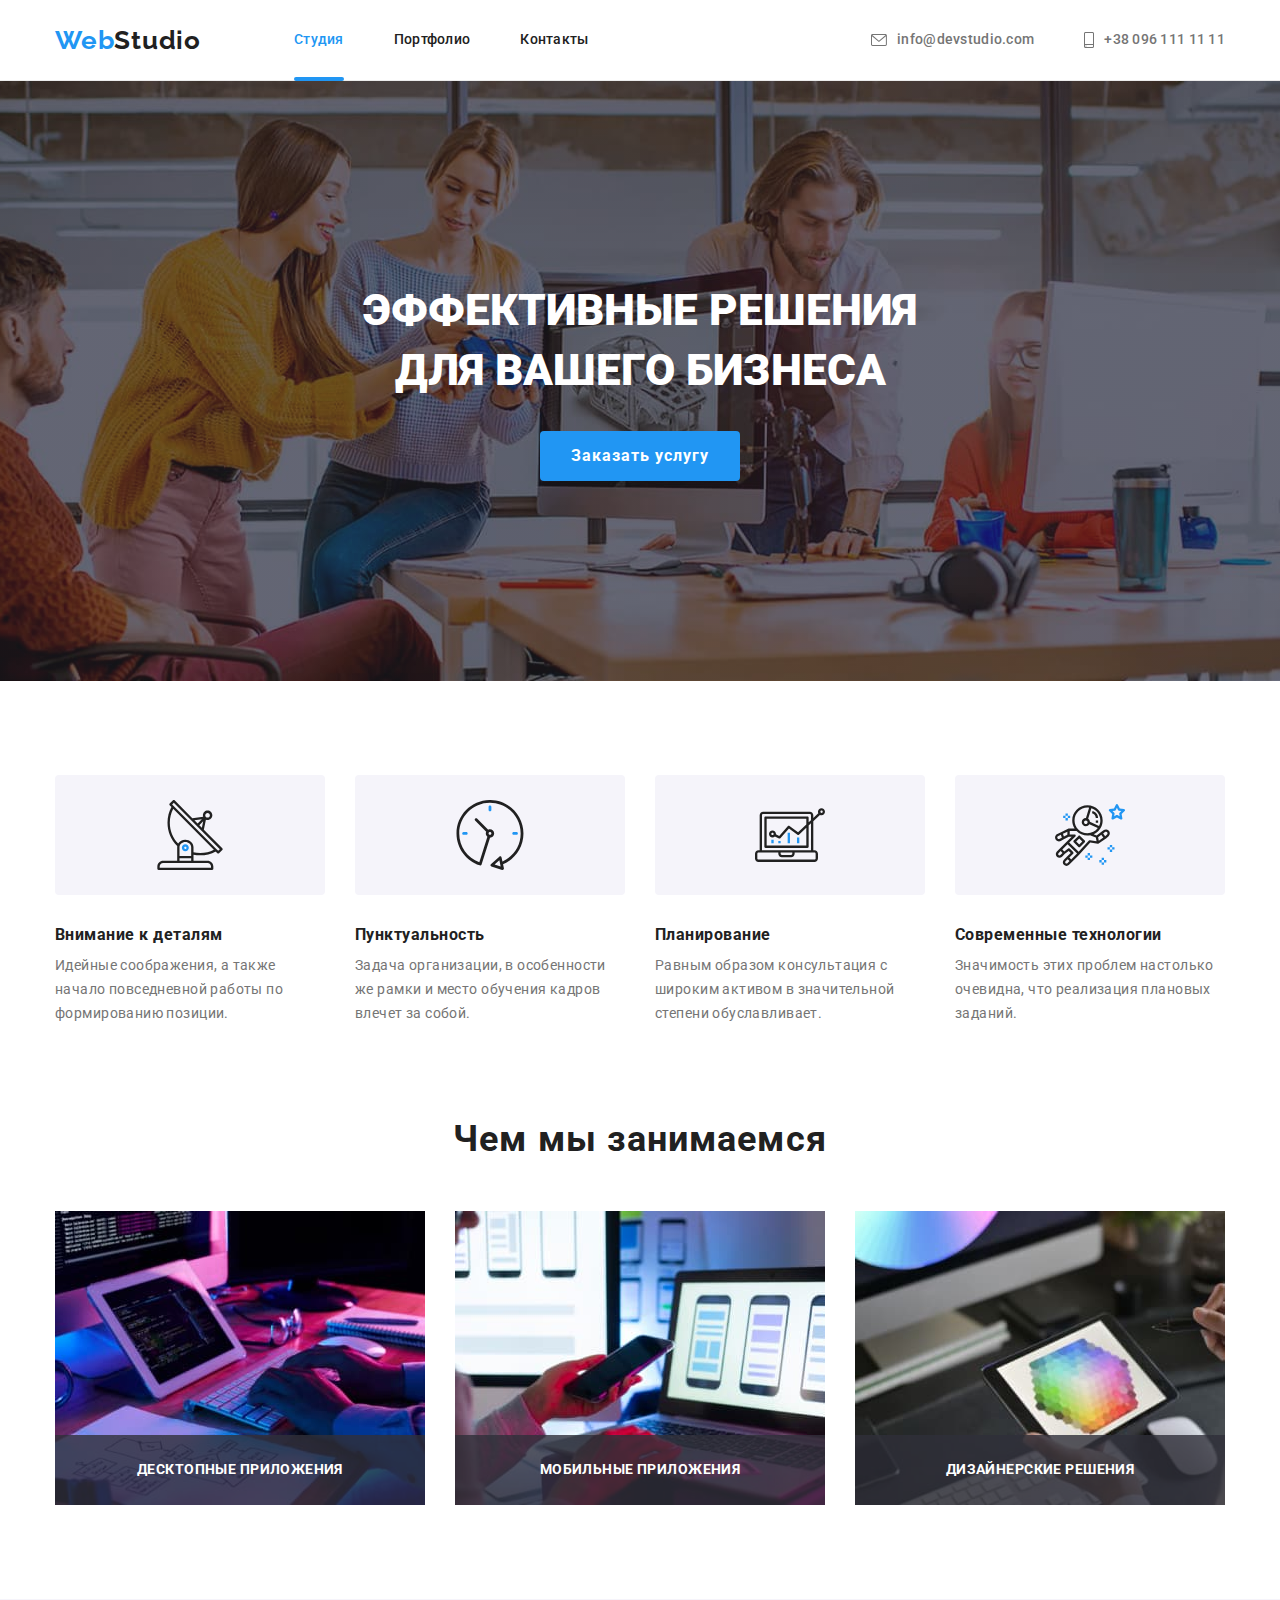
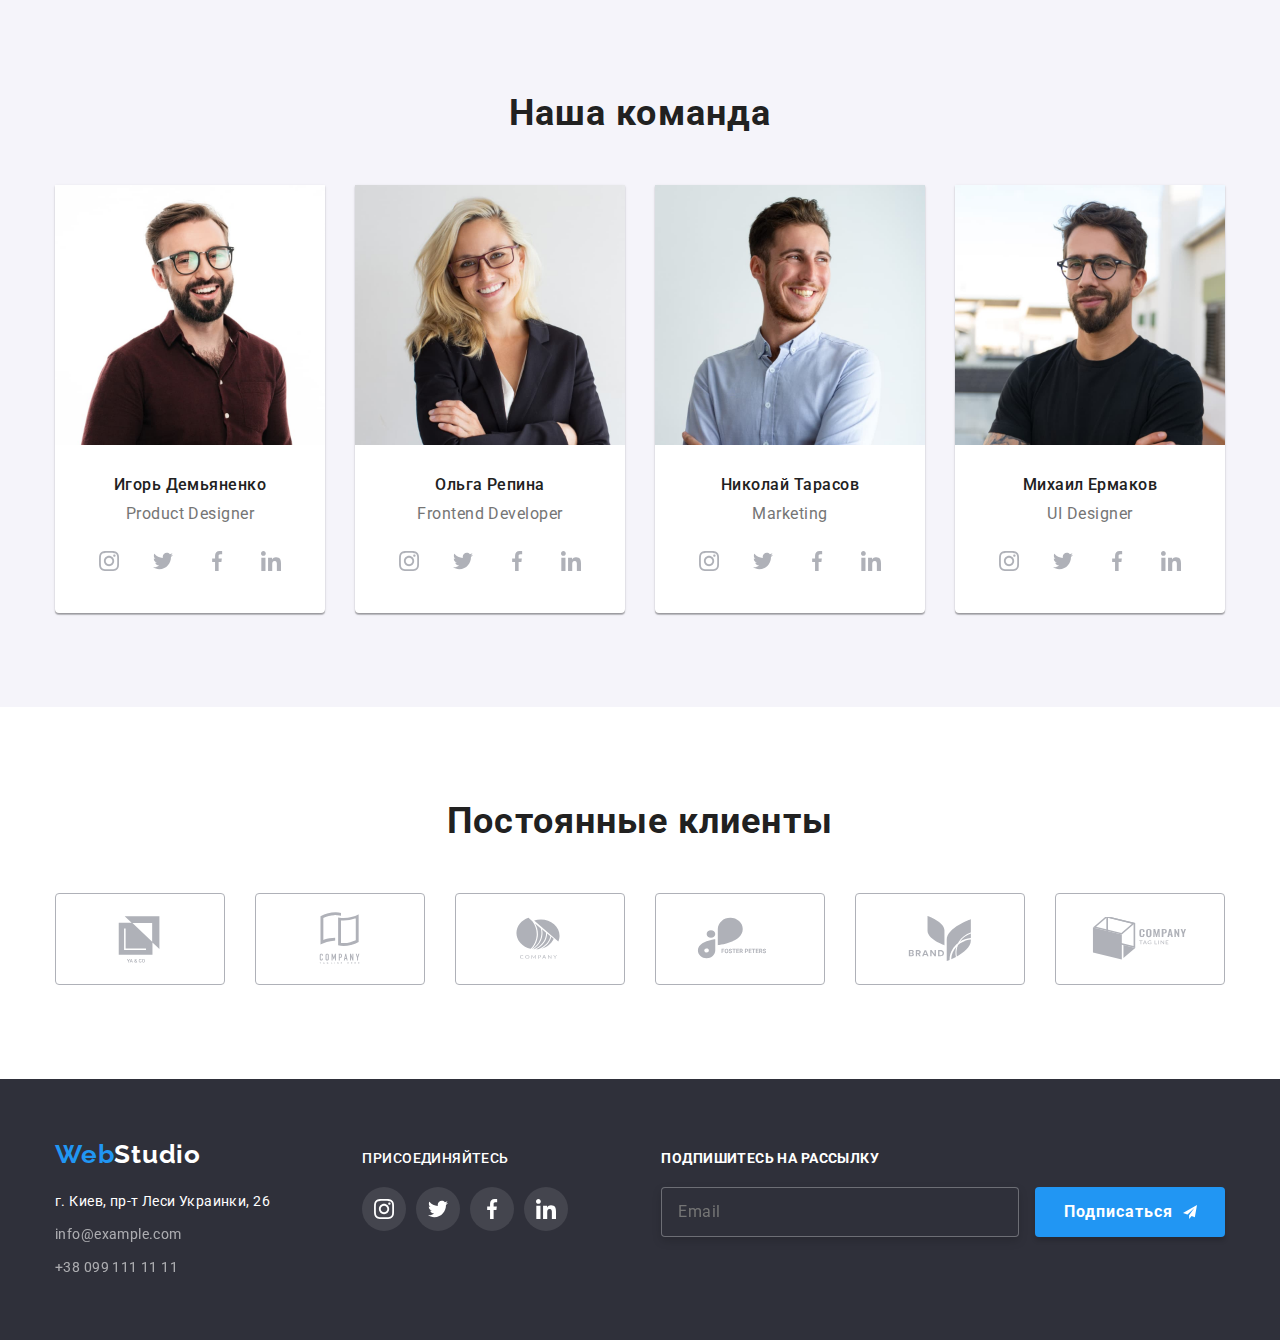
<file: index.html>
<!DOCTYPE html>
<html lang="ru">
  <head>
    <meta charset="utf-8" />
    <meta name="viewport" content="width=device-width" />
    <title>Студия</title>
    <link
      href="https://fonts.googleapis.com/css2?family=Raleway:wght@700&family=Roboto:wght@400;500;700;900&display=swap"
      rel="stylesheet"
    />
    <link rel="stylesheet" href="css/modern-normalize.css" />
    <link rel="stylesheet" href="./css/styles.css" />
  </head>
  <body>
    <header class="header">
      <div class="header-container container">
        <nav class="header-nav">
          <a class="logo" href="#"
            ><span class="extra-color">Web</span>Studio</a
          >
          <ul class="menu-list">
            <li class="list-item">
              <a class="menu-link link current" href="#">Студия</a>
            </li>
            <li class="list-item">
              <a class="menu-link link" href="./portfolio.html">Портфолио</a>
            </li>
            <li class="list-item">
              <a class="menu-link link" href="#">Контакты</a>
            </li>
          </ul>
        </nav>
        <ul class="info-list">
          <li class="info-item">
            <a class="info" href="mailto:info@devstudio.com">
              <svg class="info-icon mail" width="16" height="12">
                <use href="svg/symbol-defs.svg#icon-envelope-1"></use></svg
              >info@devstudio.com</a
            >
          </li>
          <li class="info-item">
            <a class="info" href="tel:+380961111111">
              <svg class="info-icon tel" width="10" height="16">
                <use href="svg/symbol-defs.svg#icon-smartphone-1"></use></svg
              >+38 096 111 11 11</a
            >
          </li>
        </ul>
      </div>
    </header>
    <main>
      <section class="hero">
        <div class="hero-container container">
          <h1 class="hero-title">
            Эффективные решения
            <p>для вашего бизнеса</p>
          </h1>
          <button data-modal-open class="hero-btn btn" type="button">
            Заказать услугу
          </button>
        </div>
      </section>
      <section class="section">
        <div class="container">
          <h2 class="visually-hidden">Наши приемущества</h2>
          <ul class="advantage-list">
            <li class="advantage-card">
              <div class="advantage-img">
                <svg class="advantage-icon" width="70" height="70">
                  <use href="svg/symbol-defs.svg#icon-antenna"></use>
                </svg>
              </div>
              <h3 class="card-title">Внимание к деталям</h3>
              <p class="advantage-text">
                Идейные соображения, а также начало повседневной работы по
                формированию позиции.
              </p>
            </li>
            <li class="advantage-card">
              <div class="advantage-img">
                <svg class="advantage-icon" width="70" height="70">
                  <use href="svg/symbol-defs.svg#icon-clock"></use>
                </svg>
              </div>
              <h3 class="card-title">Пунктуальность</h3>
              <p class="advantage-text">
                Задача организации, в особенности же рамки и место обучения
                кадров влечет за собой.
              </p>
            </li>
            <li class="advantage-card">
              <div class="advantage-img">
                <svg class="advantage-icon" width="70" height="70">
                  <use href="svg/symbol-defs.svg#icon-diagram"></use>
                </svg>
              </div>
              <h3 class="card-title">Планирование</h3>
              <p class="advantage-text">
                Равным образом консультация с широким активом в значительной
                степени обуславливает.
              </p>
            </li>
            <li class="advantage-card">
              <div class="advantage-img">
                <svg class="advantage-icon" width="70" height="70">
                  <use href="svg/symbol-defs.svg#icon-astronaut"></use>
                </svg>
              </div>
              <h3 class="card-title">Современные технологии</h3>
              <p class="advantage-text">
                Значимость этих проблем настолько очевидна, что реализация
                плановых заданий.
              </p>
            </li>
          </ul>
        </div>
      </section>
      <section class="section about">
        <div class="container">
          <h2 class="about-title title">Чем мы занимаемся</h2>
          <ul class="about-list">
            <li class="about-item">
              <img
                src="img/Project1/about-img-1.jpg"
                alt="Печатает на клавиатуре"
                width="370"
                height="294"
              />
              <p class="about__text">Десктопные приложения</p>
            </li>
            <li class="about-item">
              <img
                src="img/Project1/about-img-2.jpg"
                alt="Держит телефон"
                width="370"
                height="294"
              />
              <p class="about__text">Мобильные приложения</p>
            </li>
            <li class="about-item">
              <img
                src="img/Project1/about-img-3.jpg"
                alt="Цветовая палитра на графическом планшете"
                width="370"
                height="294"
              />
              <p class="about__text">Дизайнерские решения</p>
            </li>
          </ul>
        </div>
      </section>
      <section class="section team">
        <div class="container">
          <h2 class="team-title title">Наша команда</h2>
          <ul class="team-list">
            <li class="team-item">
              <img
                src="img/Project1/team-img-1.jpg"
                alt="Игорь Демьяненко"
                width="270"
                height="260"
              />
              <div class="team-content">
                <h3 class="card-title-team">Игорь Демьяненко</h3>
                <p class="team-text">Product Designer</p>
                <ul class="social-list">
                  <li class="social-item">
                    <a class="social-links" href="">
                      <svg class="social-icon" width="20" height="20">
                        <use href="svg/symbol-defs.svg#icon-instagram"></use>
                      </svg>
                    </a>
                  </li>
                  <li class="social-item">
                    <a class="social-links" href="">
                      <svg class="social-icon" width="20" height="20">
                        <use href="svg/symbol-defs.svg#icon-twitter"></use>
                      </svg>
                    </a>
                  </li>
                  <li class="social-item">
                    <a class="social-links" href="">
                      <svg class="social-icon" width="20" height="20">
                        <use href="svg/symbol-defs.svg#icon-facebook"></use>
                      </svg>
                    </a>
                  </li>
                  <li class="social-item">
                    <a class="social-links" href="">
                      <svg class="social-icon" width="20" height="20">
                        <use href="svg/symbol-defs.svg#icon-linkedin"></use>
                      </svg>
                    </a>
                  </li>
                </ul>
              </div>
            </li>
            <li class="team-item">
              <img
                src="img/Project1/team-img-2.jpg"
                alt="Ольга Репина"
                width="270"
                height="260"
              />
              <div class="team-content">
                <h3 class="card-title-team">Ольга Репина</h3>
                <p class="team-text">Frontend Developer</p>
                <ul class="social-list">
                  <li class="social-item">
                    <a class="social-links" href="">
                      <svg class="social-icon" width="20" height="20">
                        <use href="svg/symbol-defs.svg#icon-instagram"></use>
                      </svg>
                    </a>
                  </li>
                  <li class="social-item">
                    <a class="social-links" href="">
                      <svg class="social-icon" width="20" height="20">
                        <use href="svg/symbol-defs.svg#icon-twitter"></use>
                      </svg>
                    </a>
                  </li>
                  <li class="social-item">
                    <a class="social-links" href="">
                      <svg class="social-icon" width="20" height="20">
                        <use href="svg/symbol-defs.svg#icon-facebook"></use>
                      </svg>
                    </a>
                  </li>
                  <li class="social-item">
                    <a class="social-links" href="">
                      <svg class="social-icon" width="20" height="20">
                        <use href="svg/symbol-defs.svg#icon-linkedin"></use>
                      </svg>
                    </a>
                  </li>
                </ul>
              </div>
            </li>
            <li class="team-item">
              <img
                src="img/Project1/team-img-3.jpg"
                alt="Николай Тарасов"
                width="270"
                height="260"
              />
              <div class="team-content">
                <h3 class="card-title-team">Николай Тарасов</h3>
                <p class="team-text">Marketing</p>
                <ul class="social-list">
                  <li class="social-item">
                    <a class="social-links" href="">
                      <svg class="social-icon" width="20" height="20">
                        <use href="svg/symbol-defs.svg#icon-instagram"></use>
                      </svg>
                    </a>
                  </li>
                  <li class="social-item">
                    <a class="social-links" href="">
                      <svg class="social-icon" width="20" height="20">
                        <use href="svg/symbol-defs.svg#icon-twitter"></use>
                      </svg>
                    </a>
                  </li>
                  <li class="social-item">
                    <a class="social-links" href="">
                      <svg class="social-icon" width="20" height="20">
                        <use href="svg/symbol-defs.svg#icon-facebook"></use>
                      </svg>
                    </a>
                  </li>
                  <li class="social-item">
                    <a class="social-links" href="">
                      <svg class="social-icon" width="20" height="20">
                        <use href="svg/symbol-defs.svg#icon-linkedin"></use>
                      </svg>
                    </a>
                  </li>
                </ul>
              </div>
            </li>
            <li class="team-item">
              <img
                src="./img/Project1/team-img-4.jpg"
                alt="Михаил Ермаков"
                width="270"
                height="260"
              />
              <div class="team-content">
                <h3 class="card-title-team">Михаил Ермаков</h3>
                <p class="team-text">UI Designer</p>
                <ul class="social-list">
                  <li class="social-item">
                    <a class="social-links" href="">
                      <svg class="social-icon" width="20" height="20">
                        <use href="svg/symbol-defs.svg#icon-instagram"></use>
                      </svg>
                    </a>
                  </li>
                  <li class="social-item">
                    <a class="social-links" href="">
                      <svg class="social-icon" width="20" height="20">
                        <use href="svg/symbol-defs.svg#icon-twitter"></use>
                      </svg>
                    </a>
                  </li>
                  <li class="social-item">
                    <a class="social-links" href="">
                      <svg class="social-icon" width="20" height="20">
                        <use href="svg/symbol-defs.svg#icon-facebook"></use>
                      </svg>
                    </a>
                  </li>
                  <li class="social-item">
                    <a class="social-links" href="">
                      <svg class="social-icon" width="20" height="20">
                        <use href="svg/symbol-defs.svg#icon-linkedin"></use>
                      </svg>
                    </a>
                  </li>
                </ul>
              </div>
            </li>
          </ul>
        </div>
      </section>
      <section class="section">
        <div class="container">
          <h2 class="clients-title title">Постоянные клиенты</h2>
          <ul class="clients-list">
            <li class="clients-item">
              <a class="clients-card" href="#">
                <svg class="clients-icon" width="106" height="60">
                  <use href="svg/symbol-defs.svg#icon-Logo-1"></use></svg
              ></a>
            </li>
            <li class="clients-item">
              <a class="clients-card" href="#">
                <svg class="clients-icon" width="106" height="60">
                  <use href="svg/symbol-defs.svg#icon-Logo-2"></use></svg
              ></a>
            </li>
            <li class="clients-item">
              <a class="clients-card" href="#">
                <svg class="clients-icon" width="106" height="60">
                  <use href="svg/symbol-defs.svg#icon-Logo-3"></use></svg
              ></a>
            </li>
            <li class="clients-item">
              <a class="clients-card" href="#">
                <svg class="clients-icon" width="106" height="60">
                  <use href="svg/symbol-defs.svg#icon-Logo-4"></use></svg
              ></a>
            </li>
            <li class="clients-item">
              <a class="clients-card" href="#">
                <svg class="clients-icon" width="106" height="60">
                  <use href="svg/symbol-defs.svg#icon-Logo-5"></use></svg
              ></a>
            </li>
            <li class="clients-item">
              <a class="clients-card" href="#">
                <svg class="clients-icon" width="106" height="60">
                  <use href="svg/symbol-defs.svg#icon-Logo-6"></use></svg
              ></a>
            </li>
          </ul>
        </div>
      </section>
    </main>
    <footer class="footer">
      <div class="footer-container container">
        <div class="footer-left">
          <a class="logo-footer link" href="#"
            ><span class="extra-color">Web</span>Studio</a
          >
          <address class="footer-address">
            <ul class="footer-list">
              <li class="footer-item">
                <a
                  class="footer-map link"
                  href="https://goo.gl/maps/HTt8JWamcfJkdgAx6"
                  target="_blank"
                  rel="noopener noreferrer"
                  >г. Киев, пр-т Леси Украинки, 26</a
                >
              </li>
              <li class="footer-item">
                <a class="footer-info link" href="mailto:info@example.com"
                  >info@example.com</a
                >
              </li>
              <li class="footer-item">
                <a class="footer-info link" href="tel:+380991111111"
                  >+38 099 111 11 11</a
                >
              </li>
            </ul>
          </address>
        </div>
        <div>
          <h3 class="social-header-footer">присоединяйтесь</h3>
          <ul class="social-list-footer">
            <li class="social-item">
              <a class="social-links-footer social-links" href="">
                <svg
                  class="social-icon-footer social-icon"
                  width="20"
                  height="20"
                >
                  <use href="svg/symbol-defs.svg#icon-instagram"></use>
                </svg>
              </a>
            </li>
            <li class="social-item">
              <a class="social-links-footer social-links" href="">
                <svg
                  class="social-icon-footer social-icon"
                  width="20"
                  height="20"
                >
                  <use href="svg/symbol-defs.svg#icon-twitter"></use>
                </svg>
              </a>
            </li>
            <li class="social-item">
              <a class="social-links-footer social-links" href="">
                <svg
                  class="social-icon-footer social-icon"
                  width="20"
                  height="20"
                >
                  <use href="svg/symbol-defs.svg#icon-facebook"></use>
                </svg>
              </a>
            </li>
            <li class="social-item">
              <a class="social-links-footer social-links" href="">
                <svg
                  class="social-icon-footer social-icon"
                  width="20"
                  height="20"
                >
                  <use href="svg/symbol-defs.svg#icon-linkedin"></use>
                </svg>
              </a>
            </li>
          </ul>
        </div>
        <div class="footer__subscribe">
          <form action="" class="footer__form">
            <p class="footer__subscribe_head">Подпишитесь на рассылку</p>
            <label class="footer__mail__field">
              <input
                type="email"
                class="footer__mail__input"
                name="user-mail"
                placeholder="Email"
              />
            </label>
            <button type="submit" class="footer__button__subscribe">
              Подписаться
              <svg class="footer__subscribe__icon" width="24" height="24">
                <use href="svg/symbol-defs.svg#icon-send"></use>
              </svg>
            </button>
          </form>
        </div>
      </div>
    </footer>

    <div class="backdrop__hero is-hidden" data-modal>
      <div class="modal">
        <button type="button" class="close__button" data-modal-close>
          <svg class="modal__close__button" width="11" height="11">
            <use href="svg/symbol-defs.svg#icon-cross"></use>
          </svg>
        </button>
        <form action="" class="modal__form">
          <p class="modal__form__head">
            Оставьте свои данные, мы вам перезвоним
          </p>
          <label class="modal__form__field"
            >Имя
            <span class="modal__wrapper">
              <input
                type="text"
                class="modal__form__input"
                name="user-name"
                minlength="2"
                pattern="[a-zA-Za-яёА-ЁЯ]+"
                title="Имя должно содержать символы кириллицы или латиницы"
                required
              />
              <svg class="modal__icon" width="12" height="12">
                <use href="svg/symbol-defs.svg#icon-name"></use>
              </svg>
            </span>
          </label>

          <label class="modal__form__field"
            >Телефон
            <span class="modal__wrapper">
              <input
                type="tel"
                class="modal__form__input"
                name="user-tel"
                title="099-999-99-99"
                pattern="[0-9]{3}-[0-9]{3}-[0-9]{2}-[0-9]{2}"
                required
              />
              <svg class="modal__icon" width="13" height="13">
                <use href="svg/symbol-defs.svg#icon-phone"></use>
              </svg>
            </span>
          </label>

          <label class="modal__form__field"
            >Почта
            <span class="modal__wrapper">
              <input
                type="email"
                class="modal__form__input"
                name="user-mail"
                required
              />
              <svg class="modal__icon" width="15" height="12">
                <use href="svg/symbol-defs.svg#icon-mail"></use>
              </svg>
            </span>
          </label>

          <label class="modal__form__field"
            >Комментарий
            <textarea
              class="modal__form__message"
              name="user-message"
              placeholder="Введите текст"
            ></textarea>
          </label>

          <input
            type="checkbox"
            id="accept-policy"
            class="modal__form__checkbox visually-hidden"
          />
          <label for="accept-policy" class="modal__form__checkbox__label"
            >Соглашаюсь с рассылкой и принимаю&nbsp
            <a class="modal__conditions" href="#">Условия договора</a></label
          >

          <button type="submit" class="modal__button__submit">Отправить</button>
        </form>
      </div>
    </div>
    <script src="./js/modal.js"></script>
  </body>
</html>
</file>
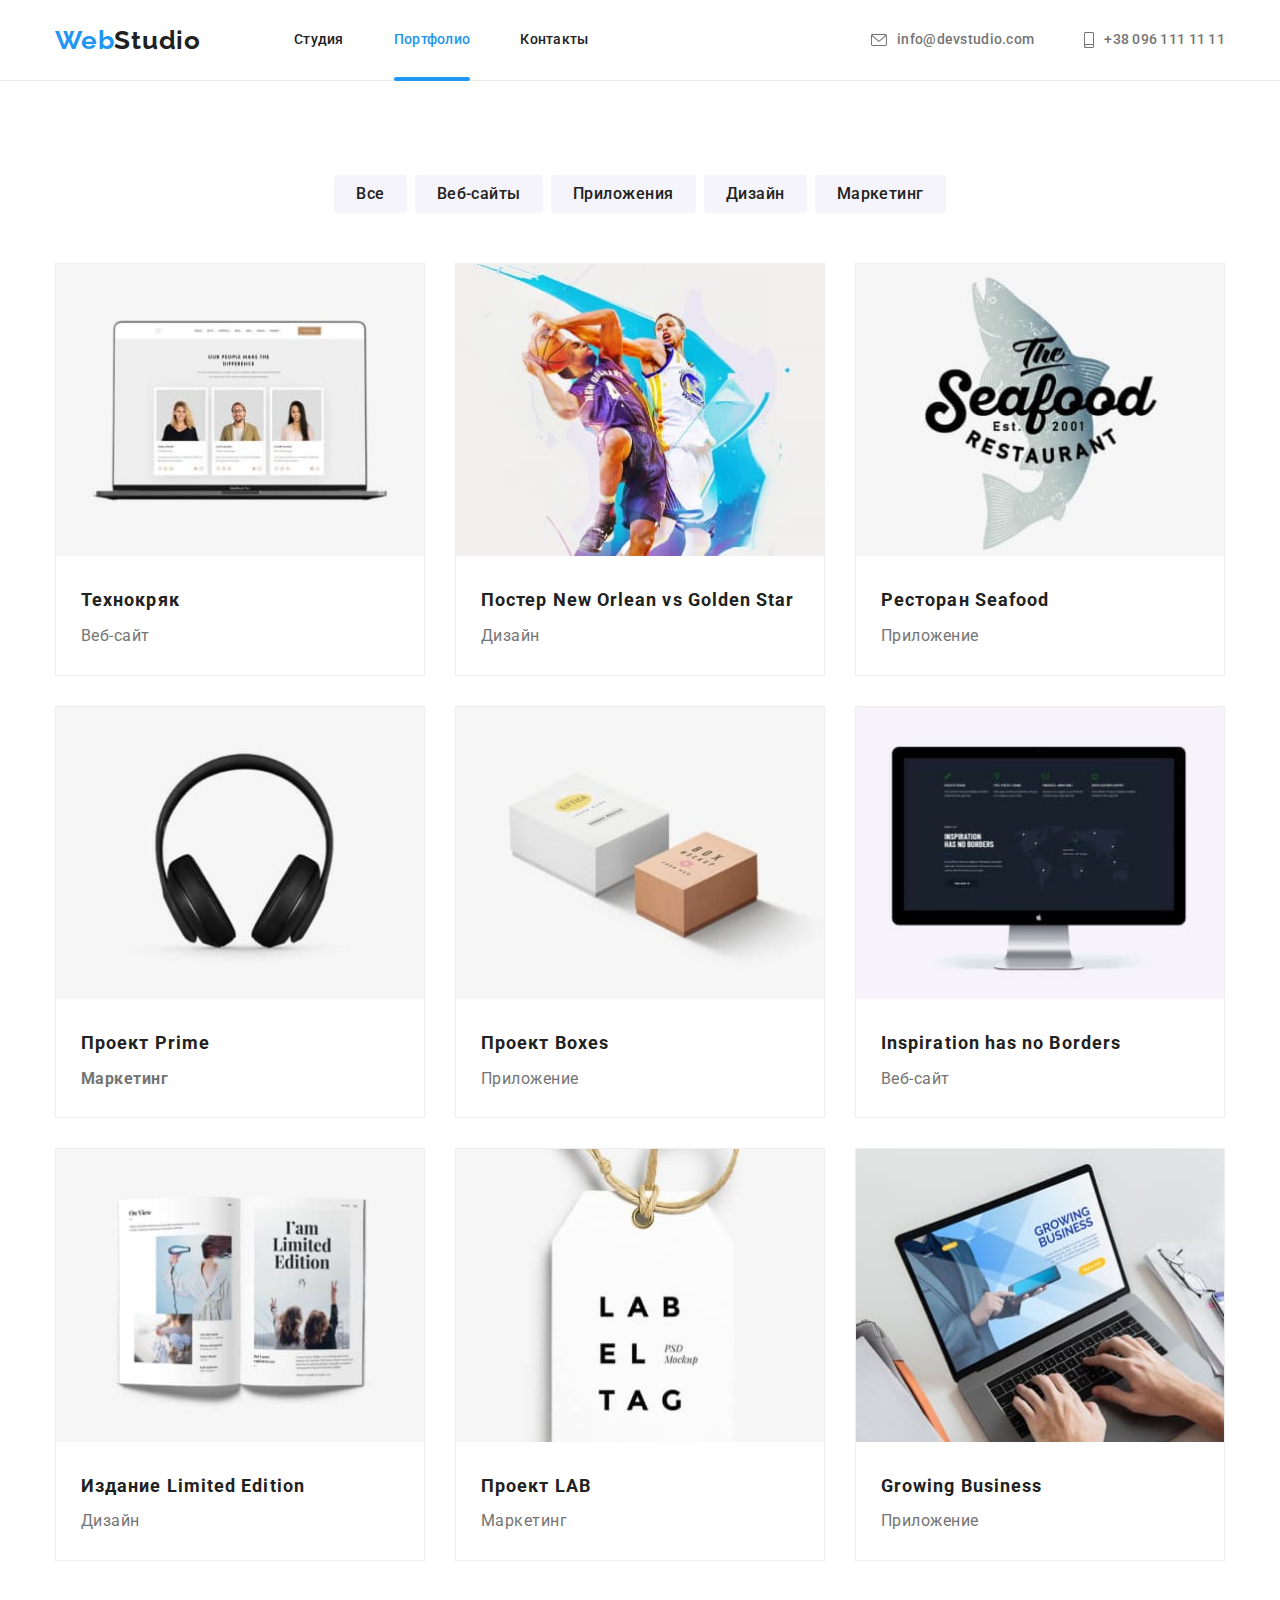
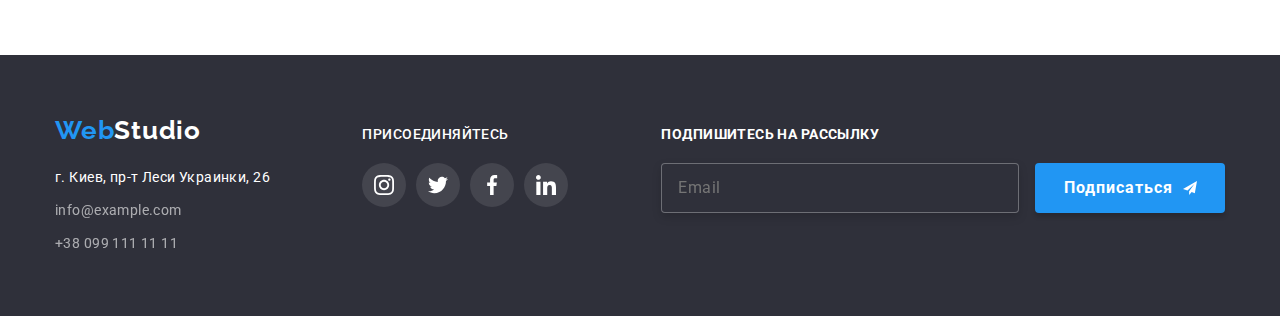
<file: portfolio.html>
<!DOCTYPE html>
<html lang="ru">
  <head>
    <meta charset="utf-8" />
    <meta name="viewport" content="width=device-width" />
    <title>Портфолио</title>
    <link
      href="https://fonts.googleapis.com/css2?family=Raleway:wght@700&family=Roboto:wght@400;500;700;900&display=swap"
      rel="stylesheet"
    />
    <link rel="stylesheet" href="css/modern-normalize.css" />
    <link rel="stylesheet" href="./css/styles.css" />
  </head>
  <body>
    <header class="header">
      <div class="header-container container">
        <nav class="header-nav">
          <a class="logo link" href="#"
            ><span class="extra-color">Web</span>Studio</a
          >
          <ul class="menu-list">
            <li class="list-item">
              <a class="menu-link link" href="./index.html">Студия</a>
            </li>
            <li class="list-item">
              <a class="menu-link link current" href="./portfolio.html"
                >Портфолио</a
              >
            </li>
            <li class="list-item">
              <a class="menu-link link" href="#">Контакты</a>
            </li>
          </ul>
        </nav>
        <ul class="info-list">
          <li class="info-item">
            <a class="info" href="mailto:info@devstudio.com">
              <svg class="info-icon mail" width="16" height="12">
                <use href="svg/symbol-defs.svg#icon-envelope-1"></use></svg
              >info@devstudio.com</a
            >
          </li>
          <li class="info-item">
            <a class="info" href="tel:+380961111111">
              <svg class="info-icon tel" width="10" height="16">
                <use href="svg/symbol-defs.svg#icon-smartphone-1"></use></svg
              >+38 096 111 11 11</a
            >
          </li>
        </ul>
      </div>
    </header>
    <main>
      <section class="section">
        <div class="container">
          <h1 class="visually-hidden">Портфолио</h1>
          <ul class="filter-buttons">
            <li class="filter-button">
              <button class="filter-btn" type="button">Все</button>
            </li>
            <li class="filter-button">
              <button class="filter-btn" type="button">Веб-сайты</button>
            </li>
            <li class="filter-button">
              <button class="filter-btn" type="button">Приложения</button>
            </li>
            <li class="filter-button">
              <button class="filter-btn" type="button">Дизайн</button>
            </li>
            <li class="filter-button">
              <button class="filter-btn" type="button">Маркетинг</button>
            </li>
          </ul>
          <ul class="filter-list">
            <li class="filter-card">
              <a class="filter-link" href="#">
                <div class="filter__img">
                  <img
                    src="./img/Портфолио/portfolio-1.jpg"
                    alt="Веб-сайт Технокряк"
                    width="370"
                    height="294"
                  />
                  <div class="filter__card__overlay">
                    <p class="filter__hover__text">
                      Технокряк это современная площадка распространения
                      коронавируса. Компании используют эту платформу для
                      цифрового шпионажа и атак на защищённые сервера
                      конкурентов.
                    </p>
                  </div>
                </div>
                <div class="filter-fill">
                  <h2 class="filter-header">Технокряк</h2>
                  <p class="filter-text">Веб-сайт</p>
                </div>
              </a>
            </li>
            <li class="filter-card">
              <a class="filter-link" href="#">
                <div class="filter__img">
                  <img
                    src="./img/Портфолио/portfolio-2.jpg"
                    alt="Постер Баскетбола"
                    width="370"
                    height="294"
                  />
                  <div class="filter__card__overlay">
                    <p class="filter__hover__text">
                      Технокряк это современная площадка распространения
                      коронавируса. Компании используют эту платформу для
                      цифрового шпионажа и атак на защищённые сервера
                      конкурентов.
                    </p>
                  </div>
                </div>
                <div class="filter-fill">
                  <h2 class="filter-header">
                    Постер <span>New Orlean vs Golden Star</span>
                  </h2>
                  <p class="filter-text">Дизайн</p>
                </div>
              </a>
            </li>
            <li class="filter-card">
              <a class="filter-link" href="#">
                <div class="filter__img">
                  <img
                    src="./img/Портфолио/portfolio-3.jpg"
                    alt="Логотип ресторана"
                    width="370"
                    height="294"
                  />
                  <div class="filter__card__overlay">
                    <p class="filter__hover__text">
                      Технокряк это современная площадка распространения
                      коронавируса. Компании используют эту платформу для
                      цифрового шпионажа и атак на защищённые сервера
                      конкурентов.
                    </p>
                  </div>
                </div>
                <div class="filter-fill">
                  <h2 class="filter-header">Ресторан <span>Seafood</span></h2>
                  <p class="filter-text">Приложение</p>
                </div>
              </a>
            </li>
            <li class="filter-card">
              <a class="filter-link" href="#">
                <div class="filter__img">
                  <img
                    src="./img/Портфолио/portfolio-4.jpg"
                    alt="Наушники"
                    width="370"
                    height="294"
                  />
                  <div class="filter__card__overlay">
                    <p class="filter__hover__text">
                      Технокряк это современная площадка распространения
                      коронавируса. Компании используют эту платформу для
                      цифрового шпионажа и атак на защищённые сервера
                      конкурентов.
                    </p>
                  </div>
                </div>
                <div class="filter-header filter-fill">
                  <h2 class="filter-header">Проект <span>Prime</span></h2>
                  <p class="filter-text">Маркетинг</p>
                </div>
              </a>
            </li>
            <li class="filter-card">
              <a class="filter-link" href="#">
                <div class="filter__img">
                  <img
                    src="./img/Портфолио/portfolio-5.jpg"
                    alt="Коробочки"
                    width="370"
                    height="294"
                  />
                  <div class="filter__card__overlay">
                    <p class="filter__hover__text">
                      Технокряк это современная площадка распространения
                      коронавируса. Компании используют эту платформу для
                      цифрового шпионажа и атак на защищённые сервера
                      конкурентов.
                    </p>
                  </div>
                </div>
                <div class="filter-fill">
                  <h2 class="filter-header">Проект <span>Boxes</span></h2>
                  <p class="filter-text">Приложение</p>
                </div>
              </a>
            </li>
            <li class="filter-card">
              <a class="filter-link" href="#">
                <div class="filter__img">
                  <img
                    src="./img/Портфолио/portfolio-6.jpg"
                    alt="Монитор с картой"
                    width="370"
                    height="294"
                  />
                  <div class="filter__card__overlay">
                    <p class="filter__hover__text">
                      Технокряк это современная площадка распространения
                      коронавируса. Компании используют эту платформу для
                      цифрового шпионажа и атак на защищённые сервера
                      конкурентов.
                    </p>
                  </div>
                </div>
                <div class="filter-fill">
                  <h2 class="filter-header">Inspiration has no Borders</h2>
                  <p class="filter-text">Веб-сайт</p>
                </div>
              </a>
            </li>
            <li class="filter-card">
              <a class="filter-link" href="#">
                <div class="filter__img">
                  <img
                    src="./img/Портфолио/portfolio-7.jpg"
                    alt="Журнал с фотографиями"
                    width="370"
                    height="294"
                  />
                  <div class="filter__card__overlay">
                    <p class="filter__hover__text">
                      Технокряк это современная площадка распространения
                      коронавируса. Компании используют эту платформу для
                      цифрового шпионажа и атак на защищённые сервера
                      конкурентов.
                    </p>
                  </div>
                </div>
                <div class="filter-fill">
                  <h2 class="filter-header">
                    Издание <span>Limited Edition</span>
                  </h2>
                  <p class="filter-text">Дизайн</p>
                </div>
              </a>
            </li>
            <li class="filter-card">
              <a class="filter-link" href="#">
                <div class="filter__img">
                  <img
                    src="./img/Портфолио/portfolio-8.jpg"
                    alt="Лейбл"
                    width="370"
                    height="294"
                  />
                  <div class="filter__card__overlay">
                    <p class="filter__hover__text">
                      Технокряк это современная площадка распространения
                      коронавируса. Компании используют эту платформу для
                      цифрового шпионажа и атак на защищённые сервера
                      конкурентов.
                    </p>
                  </div>
                </div>
                <div class="filter-fill">
                  <h2 class="filter-header">Проект <span>LAB</span></h2>
                  <p class="filter-text">Маркетинг</p>
                </div>
              </a>
            </li>
            <li class="filter-card">
              <a class="filter-link" href="#">
                <div class="filter__img">
                  <img
                    src="./img/Портфолио/portfolio-9.jpg"
                    alt="Ноутбук с презентацией"
                    width="370"
                    height="294"
                  />
                  <div class="filter__card__overlay">
                    <p class="filter__hover__text">
                      Технокряк это современная площадка распространения
                      коронавируса. Компании используют эту платформу для
                      цифрового шпионажа и атак на защищённые сервера
                      конкурентов.
                    </p>
                  </div>
                </div>
                <div class="filter-fill">
                  <h2 class="filter-header">Growing Business</h2>
                  <p class="filter-text">Приложение</p>
                </div>
              </a>
            </li>
          </ul>
        </div>
      </section>
    </main>
    <footer class="footer">
      <div class="footer-container container">
        <div class="footer-left">
          <a class="logo-footer link" href="#"
            ><span class="extra-color">Web</span>Studio</a
          >
          <address class="footer-address">
            <ul class="footer-list">
              <li class="footer-item">
                <a
                  class="footer-map link"
                  href="https://goo.gl/maps/HTt8JWamcfJkdgAx6"
                  target="_blank"
                  rel="noopener noreferrer"
                  >г. Киев, пр-т Леси Украинки, 26</a
                >
              </li>
              <li class="footer-item">
                <a class="footer-info link" href="mailto:info@example.com"
                  >info@example.com</a
                >
              </li>
              <li class="footer-item">
                <a class="footer-info link" href="tel:+380991111111"
                  >+38 099 111 11 11</a
                >
              </li>
            </ul>
          </address>
        </div>
        <div>
          <h3 class="social-header-footer">присоединяйтесь</h3>
          <ul class="social-list-footer">
            <li class="social-item">
              <a class="social-links-footer social-links" href="">
                <svg
                  class="social-icon-footer social-icon"
                  width="20"
                  height="20"
                >
                  <use href="svg/symbol-defs.svg#icon-instagram"></use>
                </svg>
              </a>
            </li>
            <li class="social-item">
              <a class="social-links-footer social-links" href="">
                <svg
                  class="social-icon-footer social-icon"
                  width="20"
                  height="20"
                >
                  <use href="svg/symbol-defs.svg#icon-twitter"></use>
                </svg>
              </a>
            </li>
            <li class="social-item">
              <a class="social-links-footer social-links" href="">
                <svg
                  class="social-icon-footer social-icon"
                  width="20"
                  height="20"
                >
                  <use href="svg/symbol-defs.svg#icon-facebook"></use>
                </svg>
              </a>
            </li>
            <li class="social-item">
              <a class="social-links-footer social-links" href="">
                <svg
                  class="social-icon-footer social-icon"
                  width="20"
                  height="20"
                >
                  <use href="svg/symbol-defs.svg#icon-linkedin"></use>
                </svg>
              </a>
            </li>
          </ul>
        </div>
        <div class="footer__subscribe">
          <form action="" class="footer__form">
            <p class="footer__subscribe_head">Подпишитесь на рассылку</p>
            <label class="footer__mail__field">
              <input
                type="email"
                class="footer__mail__input"
                name="user-mail"
                placeholder="Email"
              />
            </label>
            <button type="submit" class="footer__button__subscribe">
              Подписаться
              <svg class="footer__subscribe__icon" width="24" height="24">
                <use href="svg/symbol-defs.svg#icon-send"></use>
              </svg>
            </button>
          </form>
        </div>
      </div>
    </footer>
  </body>
</html>
</file>
<file: css/styles.css>
:root {
  --primary-text-color: #212121;
  --additional-text-color: #ffffff;
  --accent-color: #2196f3;
  --text-color: #757575;
  --background-color: #2f303a66;
  --hover-color: #188ce8;
  --background-team-color: #f5f4fa;
  --background-filter-color: #f5f4fa;
}

p,
h1,
h2,
h3,
h4,
h5,
h6 {
  margin: 0;
}

.visually-hidden {
  position: absolute;
  width: 1px;
  height: 1px;
  margin: -1px;
  border: 0;
  padding: 0;

  white-space: nowrap;
  clip-path: inset(100%);
  clip: rect(0 0 0 0);
  overflow: hidden;
}

ul {
  margin: 0;
  padding: 0;
  list-style: none;
}

body {
  font-family: "Roboto", sans-serif;
  background-color: #ffffff;
  color: var(--primary-text-color);
  margin: 0;
}

a {
  text-decoration: none;
}

img {
  height: auto;
  display: block;
  max-width: 100%;
}

.container {
  width: 1200px;
  padding-left: 15px;
  padding-right: 15px;
  margin: 0 auto;
}

.section {
  padding: 94px 0;
}

/* Header */

.header {
  border-bottom: 1px solid #ececec;
}

.header-container {
  display: flex;
  align-items: center;
}

.header-nav {
  display: flex;
  align-items: center;
}

.logo {
  color: var(--primary-text-color);

  font-family: "Raleway", sans-serif;
  font-weight: 700;
  font-size: 26px;
  line-height: 1.19;
  letter-spacing: 0.03em;
}

.extra-color {
  color: var(--accent-color);
}

.menu-list {
  display: flex;
  margin-left: 93px;
}

.menu-list .list-item:not(:last-child) {
  margin-right: 50px;
}

.menu-list .link {
  display: block;
  padding-top: 32px;
  padding-bottom: 32px;

  color: var(--primary-text-color);

  font-weight: 500;
  font-size: 14px;
  line-height: 1.14;
  letter-spacing: 0.02em;
}

.menu-list .link:hover {
  color: var(--accent-color);
}

.menu-list .link:focus {
  color: var(--accent-color);
}

.menu-list .link.current {
  color: var(--accent-color);
}

.menu-link {
  position: relative;
  transition: color 250ms cubic-bezier(0.4, 0, 0.2, 1),
   transform 250ms cubic-bezier(0.4, 0, 0.2, 1);
  
}

.current::after {
  content: "";
  width: 100%;
  height: 4px;
  border-radius: 2px;

  background-color: var(--accent-color);

  position: absolute;

  top: 96.5%;
  left: 0;
}

/* Info */

.info-list {
  display: flex;
  margin-left: auto;
  
}

.info-list .info-item + .info-item {
  margin-left: 50px;
}

.info {
  display: flex;
  align-items: center;
  justify-content: center;
  font-weight: 500;
  font-size: 14px;
  line-height: 1.14;
  letter-spacing: 0.02em;
  color: var(--text-color);

  transition: color 250ms cubic-bezier(0.4, 0, 0.2, 1),
   transform 250ms cubic-bezier(0.4, 0, 0.2, 1);
}

.info:hover,
.info:focus {
  color: var(--accent-color);
  
}

.info-icon {
  margin-right: 10px;
  fill: #757575;
  transition: fill 250ms cubic-bezier(0.4, 0, 0.2, 1),
   transform 250ms cubic-bezier(0.4, 0, 0.2, 1);
}

.info:hover .info-icon,
.info:focus .info-icon {
  fill: var(--accent-color);
}

/* Main */

/* Hero */

.hero {
  padding: 200px 0;
  background-image: linear-gradient(
      var(--background-color),
      var(--background-color)
    ),
    url("../img/backgrounds/hero.jpg");
  background-repeat: no-repeat;
  background-size: cover;
  background-position: center;
  max-width: 1600px;
  margin: 0 auto;
}

.hero-container {
  display: flex;
  align-items: center;
  justify-content: center;
  flex-direction: column;
}

.hero-title {
  font-weight: 900;
  font-size: 44px;
  line-height: 1.36;
  color: var(--additional-text-color);
  text-transform: uppercase;
  text-align: center;
  margin-top: 0;
}
.hero-btn {
  display: block;
  margin: 0 auto;
  text-align: center;
  justify-content: center;
  margin-top: 30px;

  background-color: var(--accent-color);
  color: var(--additional-text-color);

  cursor: pointer;

  font-weight: 700;
  font-size: 16px;
  line-height: 1.86;
  letter-spacing: 0.06em;

  width: 200px;
  height: 50px;
  border-radius: 4px;
  border: 0px;

  transition: background-color 250ms cubic-bezier(0.4, 0, 0.2, 1),
  box-shadow 250ms cubic-bezier(0.4, 0, 0.2, 1),
   transform 250ms cubic-bezier(0.4, 0, 0.2, 1);
}

.hero-btn:hover,
.hero-btn:focus {
  background-color: var(--hover-color);
  box-shadow: 0px 4px 4px rgba(0, 0, 0, 0.15);
}
/* Advantages */

.advantage-list {
  display: flex;
}

.advantage-card {
  width: 270px;
}
.advantage-card:not(:last-child) {
  margin-right: 30px;
}

.advantage-img {
  display: flex;
  background-color: #f5f4fa;
  margin-bottom: 30px;
  border-radius: 4px;
  background-size: auto;
  background-repeat: no-repeat;
  justify-content: center;
  padding: 25px 0;
}

.card-title {
  font-weight: 500;
  font-size: 16px;
  font-weight: bold;
  line-height: 1.19;
  letter-spacing: 0.03em;
  color: var(--primary-text-color);
}

.title {
  text-align: center;
  font-weight: 700;
  font-size: 36px;
  line-height: 1.16;
  letter-spacing: 0.03em;
  color: var(--primary-text-color);
}

.advantage-text {
  font-size: 14px;
  line-height: 1.71;
  letter-spacing: 0.03em;
  color: var(--text-color);
  margin-top: 10px;
}

/* About */

.about {
  padding-top: 0;
}

.about-list {
  display: flex;
  margin-top: 50px;
}

.about-list .about-item:not(:last-child) {
  margin-right: 30px;
}

.about-item {
  position: relative;
}

.about__text {
  display: flex;
  justify-content: center;
  align-items: center;

  font-weight: 700;
  font-size: 14px;
  line-height: 1.14;
  letter-spacing: 0.03em;
  text-transform: uppercase;

  color: var(--additional-text-color);
  background-color: #2f303acc;

  width: 100%;
  height: 70px;

  position: absolute;
  bottom: 0;
}

/* Team */

.team {
  background-color: var(--background-team-color);
}

.team-list {
  display: flex;
}

.team-title {
  margin-bottom: 50px;
  text-align: center;
}
.team-item {
  text-align: center;
  background-color: #ffffff;
  box-shadow: 0px 1px 3px rgba(0, 0, 0, 0.12), 0px 1px 1px rgba(0, 0, 0, 0.14),
    0px 2px 1px rgba(0, 0, 0, 0.2);
  border-radius: 0px 0px 4px 4px;
}

.card-title-team {
  font-weight: 500;
  font-size: 16px;
  line-height: 1.19;
  letter-spacing: 0.03em;
  color: var(--primary-text-color);
}

.team-text {
  font-size: 16px;
  line-height: 1.19;
  letter-spacing: 0.03em;
  color: var(--text-color);

  margin-top: 10px;
  margin-bottom: 16px;
}
.team-list .team-item:not(:last-child) {
  margin-right: 30px;
}

.team-content {
  padding: 30px 0;
}

.social-list {
  display: flex;
  justify-content: center;
}

.social-item {
  width: 44px;
  height: 44px;
}

.social-item:not(:last-child) {
  margin-right: 10px;
}

.social-links {
  width: 100%;
  height: 100%;
  border-radius: 50%;
  display: flex;
  align-items: center;
  justify-content: center;

  transition: background-color  250ms cubic-bezier(0.4, 0, 0.2, 1),
   transform 250ms cubic-bezier(0.4, 0, 0.2, 1);
}

.social-icon {
  fill: #afb1b8;
  transition: fill 250ms cubic-bezier(0.4, 0, 0.2, 1),
   transform 250ms cubic-bezier(0.4, 0, 0.2, 1);
}

.social-links:hover,
.social-links:focus {
  background-color: var(--accent-color);
  fill: #ffffff;
}

.social-links:hover .social-icon,
.social-links:focus .social-icon {
  fill: #ffffff;
}

/* Clients */
.clients-title {
  margin-bottom: 50px;
}

.clients-list {
  display: flex;
}

.clients-card {
  display: flex;
  justify-content: center;
  align-items: center;
  border: 1px solid #afb1b8;
  box-sizing: border-box;
  border-radius: 4px;
  background-size: auto;
  background-repeat: no-repeat;

  width: 170px;
  height: 92px;

  transition: border 250ms cubic-bezier(0.4, 0, 0.2, 1),
   transform 250ms cubic-bezier(0.4, 0, 0.2, 1);
}

.clients-icon {
  fill: #afb1b8;
  transition: fill 250ms cubic-bezier(0.4, 0, 0.2, 1),
  transform 250ms cubic-bezier(0.4, 0, 0.2, 1);
}

.clients-list .clients-item:not(:last-child) {
  margin-right: 30px;
}

.clients-card:hover,
.clients-card:focus {
  border-color: var(--accent-color);
}

.clients-card:hover .clients-icon,
.clients-card:focus .clients-icon {
  fill: var(--accent-color);
  border-color: var(--accent-color);
}

/* Portfolio */

/* Filter */

.filter-buttons {
  display: flex;
  justify-content: center;
  margin-bottom: 50px;

  
}

.filter-buttons .filter-button:not(:last-child) {
  margin-right: 8px;
}

.filter-btn {
  padding-top: 6px;
  padding-bottom: 6px;
  padding-left: 22px;
  padding-right: 22px;

  cursor: pointer;
  font-weight: 500;
  font-size: 16px;
  line-height: 1.63;
  letter-spacing: 0.03em;

  border: 0px;
  border-radius: 4px;
  color: var(--primary-text-color);
  background-color: var(--background-filter-color);

  transition: background-color 250ms cubic-bezier(0.4, 0, 0.2, 1),
  box-shadow 250ms cubic-bezier(0.4, 0, 0.2, 1),
  transform 250ms cubic-bezier(0.4, 0, 0.2, 1);



}
.filter-btn:hover {
  color: var(--additional-text-color);
  background-color: var(--hover-color);
  box-shadow: 0px 3px 1px rgba(0, 0, 0, 0.1), 0px 1px 2px rgba(0, 0, 0, 0.08),
    0px 2px 2px rgba(0, 0, 0, 0.12);
}

.filter-btn:active {
  color: var(--additional-text-color);
  background-color: var(--hover-color);
  box-shadow: 0px 3px 1px rgba(0, 0, 0, 0.1), 0px 1px 2px rgba(0, 0, 0, 0.08),
    0px 2px 2px rgba(0, 0, 0, 0.12);
}
.filter-btn:focus {
  color: var(--additional-text-color);
  background-color: var(--hover-color);
  box-shadow: 0px 3px 1px rgba(0, 0, 0, 0.1), 0px 1px 2px rgba(0, 0, 0, 0.08),
    0px 2px 2px rgba(0, 0, 0, 0.12);
}

.filter-content {
  margin-bottom: 94px;
}

.filter-list {
  display: flex;
  flex-wrap: wrap;
  margin-left: -30px;
  margin-top: -30px;
}
.filter-card {
  border: 1px solid #eeeeee;
  background: #ffffff;
  box-sizing: border-box;
  margin-left: 30px;
  margin-top: 30px;
  flex-basis: calc(100% / 3 - 30px);

  
}

.filter-link {
  display: block;
  transition: box-shadow 250ms cubic-bezier(0.4, 0, 0.2, 1),
  transform 250ms cubic-bezier(0.4, 0, 0.2, 1);
}

.filter__img {
  position: relative;
  overflow: hidden;
}

.filter__card__overlay {
  position: absolute;
  width: 100%;
  height: 294px;

  background-color: #2196f3e5;
  bottom: 0;
  right: 0;

  padding: 63px 24px;

  transform: translateY(100%);
  transition: transform 250ms cubic-bezier(0.4, 0, 0.2, 1);
}

.filter__hover__text {
  font-size: 18px;
  line-height: 1, 56;

  color: var(--additional-text-color);

  letter-spacing: 0.03em;
}

.filter-fill {
  padding: 24px 25px;
}

.filter-link:hover,
.filter-link:focus {
  box-shadow: 0px 1px 1px rgba(0, 0, 0, 0.12), 0px 4px 4px rgba(0, 0, 0, 0.06),
    1px 4px 6px rgba(0, 0, 0, 0.16);
}
.filter-link:hover .filter__card__overlay,
.filter-link:focus .filter__card__overlay {
  transform: translateY(0);
}
.filter-header {
  font-weight: 700;
  font-size: 18px;
  line-height: 2.25;
  letter-spacing: 0.06em;
  color: var(--primary-text-color);
}

.filter-text {
  font-size: 16px;
  line-height: 1.86;
  letter-spacing: 0.03em;
  color: var(--text-color);
}
/* Footer */

.footer {
  background-color: #2f303a;
  padding-top: 60px;
  padding-bottom: 60px;
}

.footer-container {
  display: flex;
  align-items: baseline;
}

.footer-left {
  flex-grow:1;
  margin-right: 70px;
}

.footer-address {
  margin-top: 20px;
  font-style: normal;
}
.footer-map {
  font-size: 14px;
  line-height: 1.71;
  letter-spacing: 0.03em;
  color: var(--additional-text-color);
}
.footer-info {
  font-size: 14px;
  line-height: 1.71;
  letter-spacing: 0.03em;
  color: var(--additional-text-color);
  opacity: 60%;
}

.logo-footer {
  font-family: "Raleway", sans-serif;
  font-weight: 700;
  font-size: 26px;
  line-height: 1.19;
  letter-spacing: 0.03em;
  color: var(--additional-text-color);
}

.footer-list .footer-item:not(:first-child) {
  margin-top: 9px;
}

.social-header-footer {
  font-weight: 500;
  font-size: 14px;
  line-height: 1.14;
  letter-spacing: 0.03em;
  text-transform: uppercase;

  color: #ffffff;

  margin-bottom: 20px;
}

.social-list-footer {
  display: flex;
}

.social-icon-footer {
  fill: #ffffff;
}

.social-links-footer {
  background-color: rgba(255, 255, 255, 0.1);
}

.footer__subscribe{
  display: flex;

  margin-left: 93px;
}

.footer__subscribe_head{
font-weight: 700;
font-size: 14px;
line-height: 1.14;
letter-spacing: 0.03em;
text-transform: uppercase;

color: #FFFFFF;

margin-bottom: 20px;
}

.footer__mail__field{
  display: inline-block;
  width: 358px;
  margin-right: 12px;
}

.footer__mail__input{
  height: 50px;
  width: 358px;
  background-color: #2F303A;

  padding-left: 16px;

  border: 1px solid rgba(255, 255, 255, 0.3);
  box-sizing: border-box;
  filter: drop-shadow(0px 4px 4px rgba(0, 0, 0, 0.15));
  border-radius: 4px;

  font-size: 16px;
  line-height: 1.25;

  letter-spacing: 0.03em;

  color: rgba(255, 255, 255, 0.6);

}



.footer__button__subscribe{
  display: inline-flex;
  justify-content: center;
  align-items: center;

  height: 50px;

  background: #2196F3;
  box-shadow: 0px 4px 4px rgba(0, 0, 0, 0.15);
  border-radius: 4px;

  border:none;

  cursor: pointer;

  transition: background-color 200ms cubic-bezier(0.4, 0, 0.2, 1) ;


  font-weight: 700;
  font-size: 16px;
  line-height: 1.86;


  letter-spacing: 0.06em;

  color: #FFFFFF;

  padding-right: 28px;
  padding-left: 29px;
}

.footer__button__subscribe:hover,
.footer__button__subscribe:focus{
  background-color: #188CE8;
}

.footer__subscribe__icon{
    padding-left: 10px;
}

/* Backdrop + Modal */

.backdrop__hero {
  position: fixed;
  top: 0;
  left: 0;
  width: 100%;
  height: 100%;
  background-color: #00000033;
  transition: opacity 250ms cubic-bezier(0.4, 0, 0.2, 1), 
  visibility 250ms cubic-bezier(0.4, 0, 0.2, 1);
}

.backdrop__hero.is-hidden {
  opacity: 0;
  pointer-events: none;

}

.modal {
  position: relative;
  width: 528px;
  min-height: 581px;
  background-color: #fff;
  box-shadow: 0px 1px 3px rgba(0, 0, 0, 0.12), 0px 1px 1px rgba(0, 0, 0, 0.14),
    0px 2px 1px rgba(0, 0, 0, 0.2);
  border-radius: 4px;

  position: absolute;
  top: 50%;
  left: 50%;
  transform: translate(-50%, -50%);

  padding: 40px;

}

.modal__close__button{
  fill:currentColor;
}

.close__button {
  background: #ffffff;
  border: 1px solid rgba(0, 0, 0, 0.1);
  box-sizing: border-box;
  width: 30px;
  height: 30px;
  border-radius: 50%;

  position: absolute;
  top: 8px;
  right: 8px;

  display: flex;
  justify-content: center;
  align-items: center;
  cursor: pointer;

  color:#000000;

  transition: color 250ms cubic-bezier(0.4, 0, 0.2, 1) ;
}

.close__button:hover,
.close__button:focus{
  color: var(--accent-color);
}

.modal__form {
  display: flex;
  flex-direction: column;

}

.modal__form__head {
font-weight: 700;
font-size: 20px;
line-height: 1.15;
text-align: center;
letter-spacing: 0.03em;

margin-bottom: 12px;

color: #212121;
}

.modal__form__field {
font-weight: 400;
font-size: 12px;
line-height: 1.17;

margin-bottom: 12px;

letter-spacing: 0.01em;

color: #757575;

}
.modal__wrapper{
  position: relative;
  display: block;

  margin-top: 4px;
}


.modal__form__input {
width: 100%;
height: 40px;
border: 1px solid rgba(33, 33, 33, 0.2);
border-radius: 4px;



padding-left: 42px;

transition: border-color 250ms cubic-bezier(0.4, 0, 0.2, 1) ;
}

.modal__icon{
 position: absolute;

 top:50%;
 left:12px;
 transform: translateY(-50%);

 transition: fill 250ms cubic-bezier(0.4, 0, 0.2, 1) ;
}


.modal__form__input:focus{
  outline: none;
  border-color: var(--accent-color);
}

.modal__form__input:focus +.modal__icon{
  fill:var(--accent-color)
}


.modal__form__message {
display: block;
width: 100%;
height: 120px;
border: 1px solid rgba(33, 33, 33, 0.2);
border-radius: 4px;

resize: none ;

margin-top: 4px;
margin-bottom: 8px;
padding: 12px 16px;


transition: border-color 250ms cubic-bezier(0.4, 0, 0.2, 1) ;
}

.modal__form__message::placeholder{
font-weight: 400;
font-size: 12px;
line-height: 1.17;
letter-spacing: 0.01em;

color: rgba(117, 117, 117, 0.5);
}



.modal__form__message:focus{
  outline: none;
  border-color: var(--accent-color);
}

.modal__form__checkbox{
  transition: color 250ms cubic-bezier(0.4, 0, 0.2, 1) ;
}

.modal__form__checkbox__label::before{
  display: block;
  content: '';
  width: 16px;
  height: 16px;
  border: 2px solid #212121;;
  border-radius: 3px;

  margin-right: 7px;

  cursor: pointer;

  transition: border-color 250ms cubic-bezier(0.4, 0, 0.2, 1) ;
}

.modal__form__checkbox:checked + 
.modal__form__checkbox__label::before{
  background-color: var(--accent-color);
  background-image: url(../svg/check.svg);
  background-repeat: no-repeat;
  background-position: center;
  border-color: var(--accent-color);
  outline: none;
}
.modal__form__checkbox__label{
  display: flex;
  align-items: center;
  justify-content: center;

  
  font-size: 14px;
  line-height: 1.71;
  letter-spacing: 0.03em;

  color: #757575;

  margin-bottom: 30px;
}

.modal__form__checkbox:focus + 
.modal__form__checkbox__label::before{
  border-color: var(--accent-color);
  outline: border 1.3px solid var(--accent-color);
}

.modal__form__checkbox:hover + 
.modal__form__checkbox__label::before{
  border-color: var(--accent-color);
  outline: border 1.3px solid var(--accent-color);
}

.modal__conditions{
  text-decoration: underline;
  color: var(--accent-color);
}

.modal__button__submit{
margin: 0 auto;

width:200px ;
height:50px ;

color: var(--additional-text-color);
background: #2196F3;
box-shadow: 0px 4px 4px rgba(0, 0, 0, 0.15);
border-radius: 4px;
border:none;

cursor: pointer;

transition: background-color 250ms cubic-bezier(0.4, 0, 0.2, 1) ;
}

.modal__button__submit:hover,
.modal__button__submit:focus{
  background-color: #188CE8;
}
</file>
